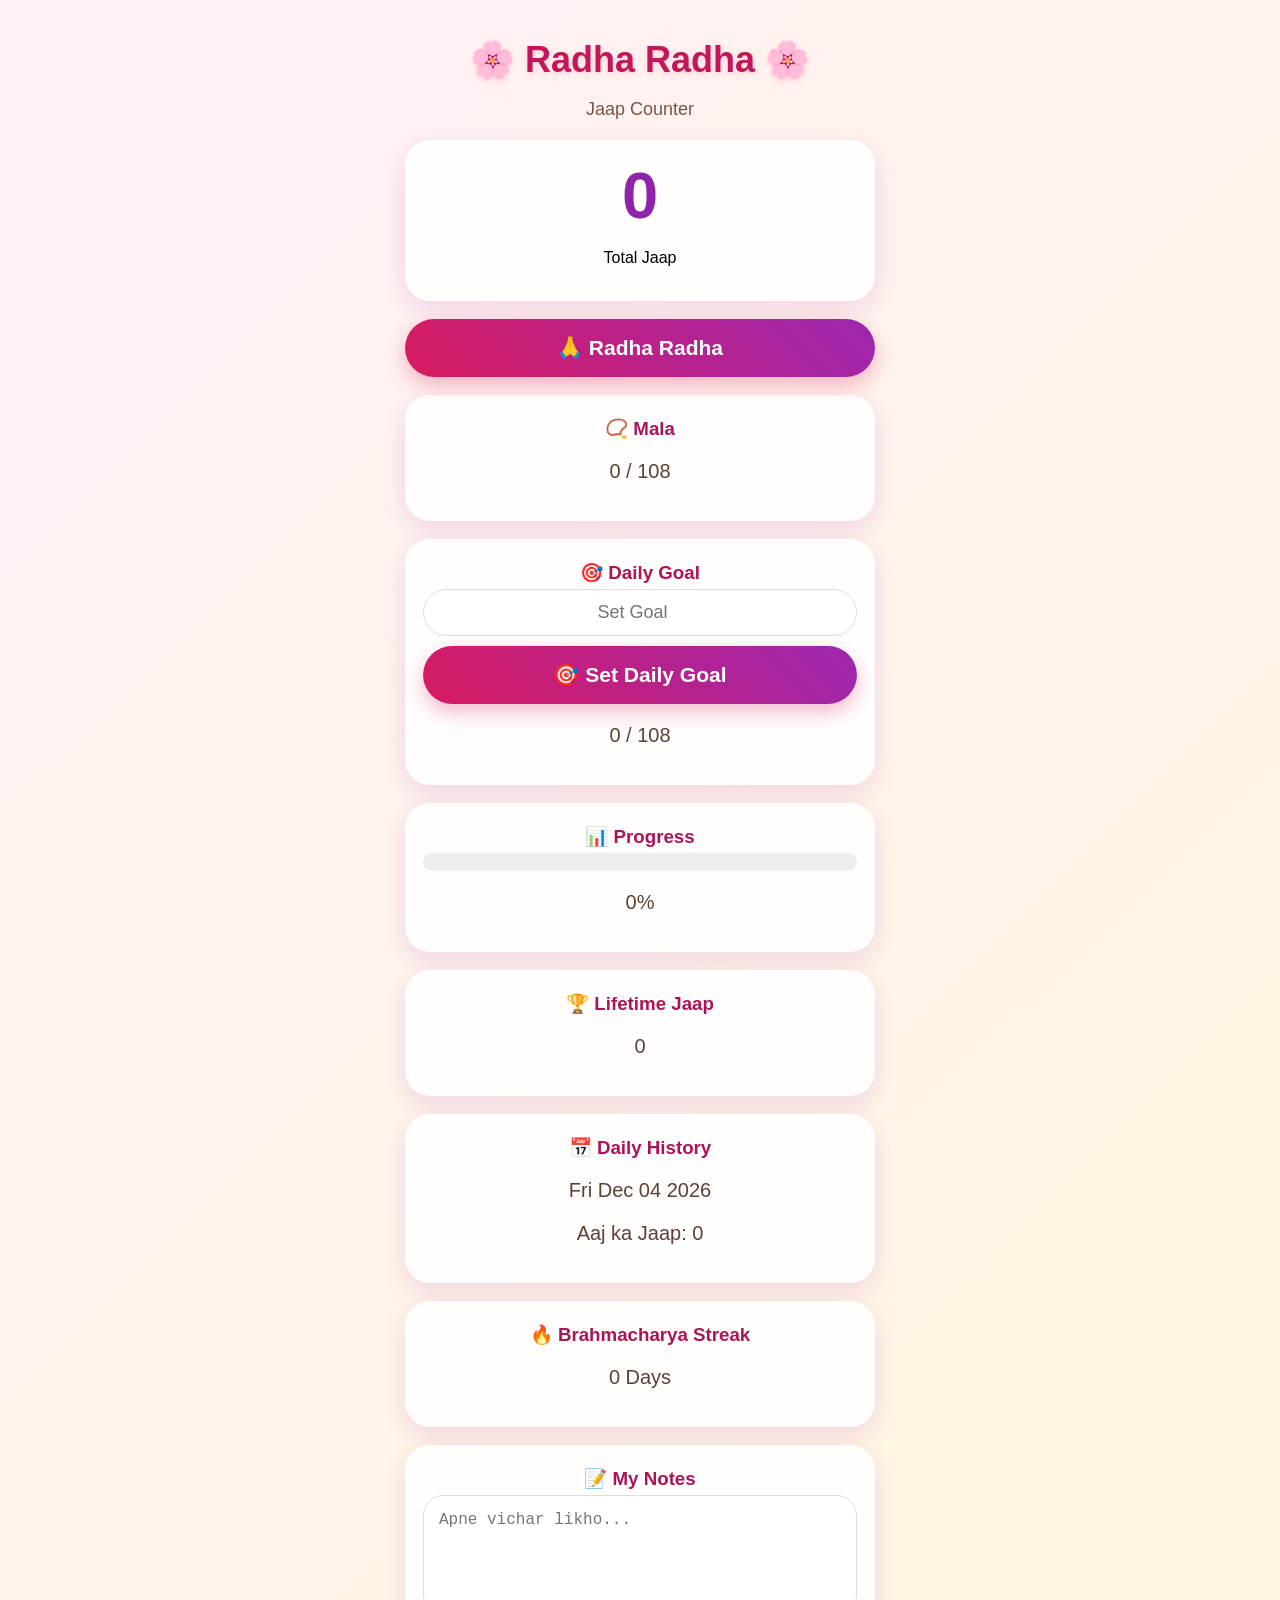
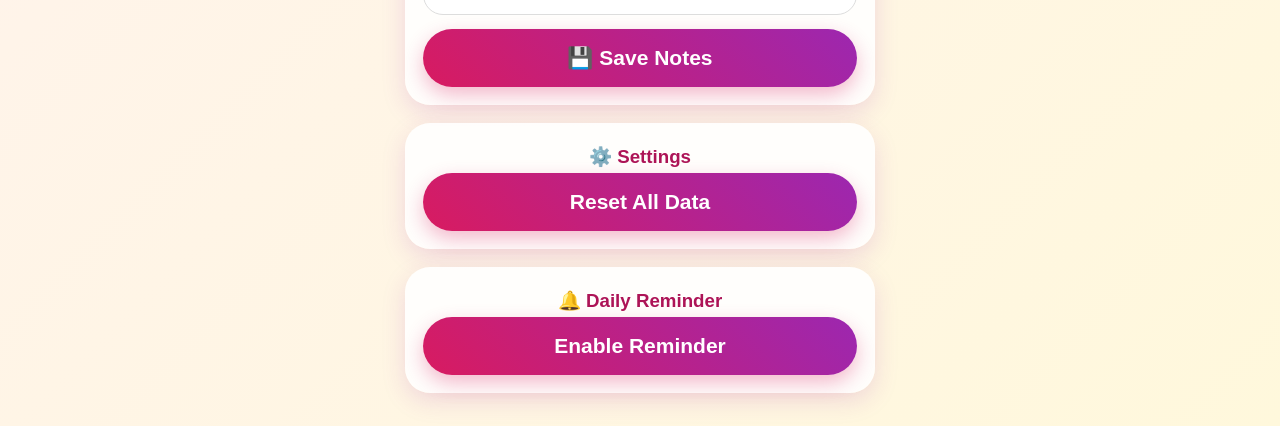
<file: index (5).html>
<!DOCTYPE html>
<html lang="en">
<head>
<meta charset="UTF-8">
<meta name="viewport" content="width=device-width, initial-scale=1.0">

<title>Radha Jaap</title>

<link rel="stylesheet" href="style.css">

</head>

<body>
<div class="flowers">
    <span>🌸</span>
    <span>🌺</span>
    <span>🌸</span>
    <span>🌼</span>
    <span>🌸</span>
</div>

<div class="container">

    <h1>🌸 Radha Radha 🌸</h1>
    <p class="subtitle">Jaap Counter</p>

    <div class="counter-box">
        <h2 id="count">0</h2>
        <p>Total Jaap</p>
    </div>

    <button id="jaapBtn">
        🙏 Radha Radha
    </button>


    <div class="card">
        <h3>📿 Mala</h3>
        <p id="malaCount">0 / 108</p>
    </div>

<div class="card">
    <h3>🎯 Daily Goal</h3>

    <input id="goalInput" type="number" placeholder="Set Goal">

    <button id="setGoal" class="goal-btn">
    🎯 Set Daily Goal
</button>

    <p id="dailyGoal">0 / 108</p>

</div>


<div class="card">

<h3>📊 Progress</h3>

<div class="progress">
<div id="progressBar"></div>
</div>

<p id="progressText">0%</p>

</div>


<div class="card">

<h3>🏆 Lifetime Jaap</h3>

<p id="lifetime">0</p>

</div>
<div class="card">

<h3>📅 Daily History</h3>

<p id="todayDate"></p>

<p id="todayJaap">Aaj ka Jaap: 0</p>

</div>


<div class="card">

<h3>🔥 Brahmacharya Streak</h3>

<p id="streak">0 Days</p>

</div>
<div class="card">

<h3>📝 My Notes</h3>

<textarea id="notes" placeholder="Apne vichar likho..."></textarea>

<button id="saveNotes">
💾 Save Notes
</button>

</div>

<div class="card">

<h3>⚙️ Settings</h3>

<button onclick="resetApp()">
Reset All Data
</button>

</div>

<div class="card">

<h3>🔔 Daily Reminder</h3>

<button id="reminderBtn">
Enable Reminder
</button>

</div>

</div>


<script src="script.js"></script>

</body>
</html>
</file>
<file: style.css>
*{
    box-sizing:border-box;
}
body{
    margin:0;
    width:100%;
    min-height:100vh;
}

body{
    margin:0;
    min-height:100vh;
    font-family:'Segoe UI',sans-serif;
    background:linear-gradient(135deg,#fff0f6,#fff8dc);
    display:flex;
    justify-content:center;
    align-items:center;
}


.container{
    width:100%;
    max-width:500px;
    text-align:center;
    padding:15px;
}


h1{
    color:#c2185b;
    font-size:36px;
    margin-bottom:5px;
    text-shadow:0 2px 5px #ffcdd2;
}


.subtitle{
    color:#795548;
    font-size:18px;
    margin-bottom:20px;
}


.counter-box,
.card{

    background:rgba(255,255,255,0.9);
    border-radius:25px;
    padding:18px;
    margin:18px 0;

    box-shadow:
    0 8px 25px rgba(156,39,176,0.15);

}


#count{

    font-size:65px;
    margin:0;
    color:#8e24aa;

}


button{

    width:100%;
    padding:17px;

    border:none;
    border-radius:40px;

    background:linear-gradient(45deg,#d81b60,#9c27b0);

    color:white;

    font-size:21px;
    font-weight:bold;

    box-shadow:0 8px 20px rgba(216,27,96,0.3);

}


button:active{

    transform:scale(0.94);

}


.card h3{

    color:#ad1457;
    margin:5px;

}


.card p{

    font-size:20px;
    color:#5d4037;

}


input{

    width:100%;
    padding:12px;

    border-radius:25px;
    border:1px solid #ddd;

    text-align:center;
    font-size:18px;

    margin-bottom:10px;

}


.progress{

    width:100%;
    height:18px;

    background:#eee;

    border-radius:20px;

    overflow:hidden;

}


#progressBar{

    height:100%;
    width:0%;

    background:linear-gradient(45deg,#ff9800,#e91e63);

    transition:0.4s;

}
textarea{

    width:100%;
    height:120px;

    border-radius:20px;
    border:1px solid #ddd;

    padding:15px;

    font-size:16px;

    resize:none;

    margin-bottom:10px;

}
.flowers span{

    position:fixed;
    top:-50px;

    font-size:25px;

    animation: fall 8s linear infinite;

    z-index:-1;
}


.flowers span:nth-child(1){
    left:10%;
    animation-delay:0s;
}

.flowers span:nth-child(2){
    left:30%;
    animation-delay:2s;
}

.flowers span:nth-child(3){
    left:50%;
    animation-delay:4s;
}

.flowers span:nth-child(4){
    left:70%;
    animation-delay:1s;
}

.flowers span:nth-child(5){
    left:90%;
    animation-delay:3s;
}


@keyframes fall{

    0%{
        transform:translateY(-50px) rotate(0deg);
    }

    100%{
        transform:translateY(110vh) rotate(360deg);
    }

}
html, body{
    width:100%;
    overflow-x:hidden;
}

.container{
    width:95%;
    max-width:450px;
    margin:auto;
}

button{
    min-height:50px;
}

.card,
.counter-box{
    width:100%;
}
.container{
    width:100%;
    max-width:500px;
    margin:auto;
    padding:15px;
}
</file>
